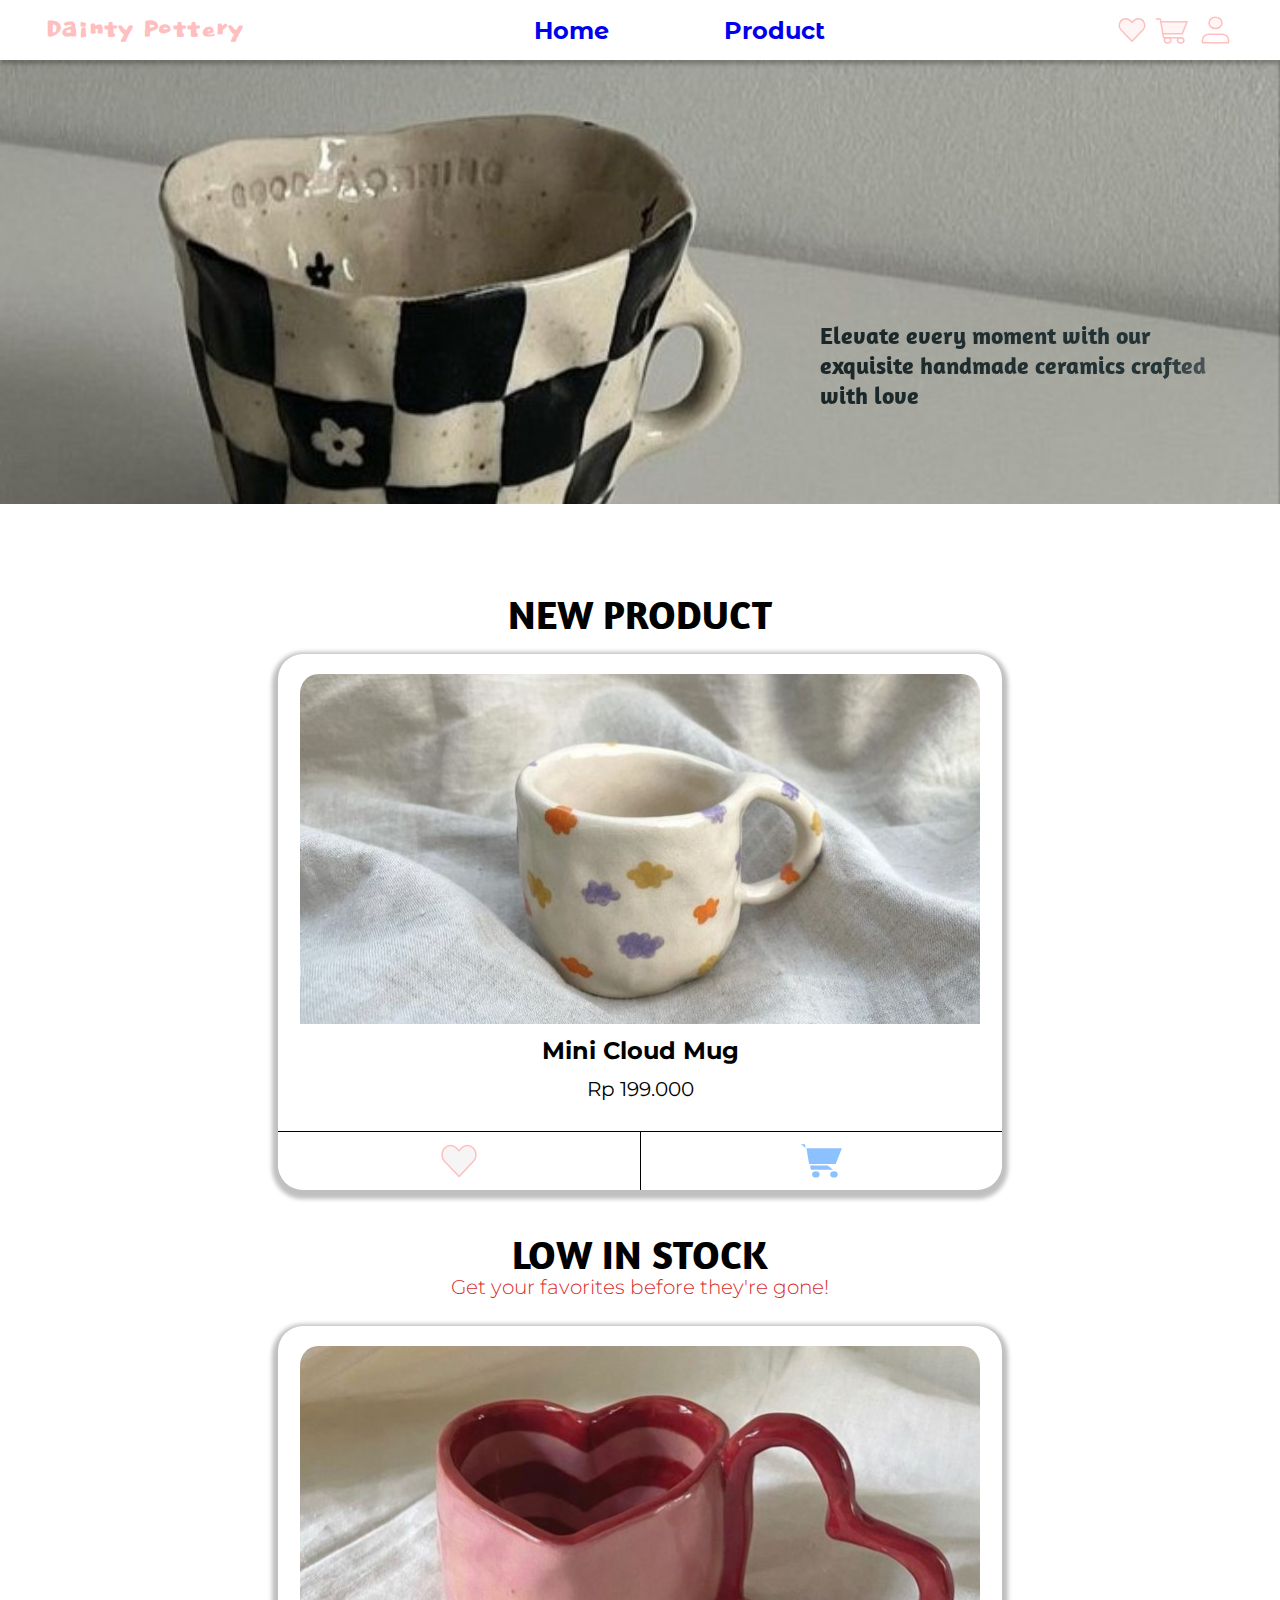
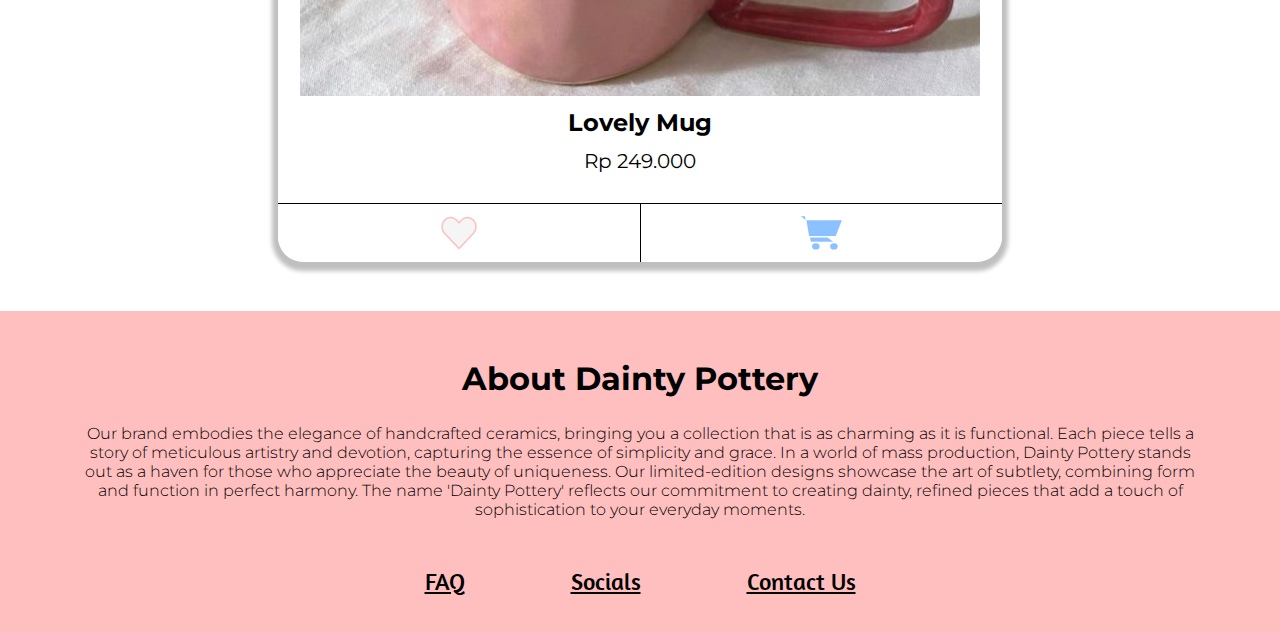
<file: index.html>
<!DOCTYPE html>
<html lang="en">
<head>
    <meta charset="UTF-8">
    <meta name="viewport" content="width=device-width, initial-scale=1.0">
    <title>home page</title>
    <link rel="stylesheet" href="./home.css">
    <link rel="preconnect" href="https://fonts.googleapis.com">
    <link rel="preconnect" href="https://fonts.gstatic.com" crossorigin>
    <link rel="preconnect" href="https://fonts.googleapis.com">
<link rel="preconnect" href="https://fonts.gstatic.com" crossorigin>
<link href="https://fonts.googleapis.com/css2?family=Amaranth:wght@400;700&family=Dokdo&family=Montserrat+Alternates:wght@500;700&family=Montserrat:wght@300;400;500;700&display=swap" rel="stylesheet">
</head>

<body>
    <header class="header">
        <div class="logo">
            <h4>Dainty Pottery</h4>
        </div>
        <nav class="navbar">
            <a href="./index.html">Home</a>
            <a href="./product.html">Product</a>
        </nav>
        <div class="icons">
            <span class="wishlist"><svg xmlns="http://www.w3.org/2000/svg" width="34" height="34" viewBox="0 0 34 34" fill="none">
                <path opacity="0.15" d="M6.13615 17.0671L17 28.3333L27.8638 17.0671C29.0716 15.8147 29.75 14.1161 29.75 12.3449C29.75 8.6566 26.8668 5.66666 23.3103 5.66666C21.6023 5.66666 19.9644 6.37026 18.7567 7.62266L17 9.44444L15.2433 7.62266C14.0356 6.37026 12.3976 5.66666 10.6897 5.66666C7.13316 5.66666 4.25 8.6566 4.25 12.3449C4.25 14.1161 4.92847 15.8147 6.13615 17.0671Z" fill="#FFBFBF"/>
                <path d="M6.13615 17.0671L17 28.3333L27.8638 17.0671C29.0716 15.8147 29.75 14.1161 29.75 12.3449C29.75 8.6566 26.8668 5.66666 23.3103 5.66666C21.6023 5.66666 19.9644 6.37026 18.7567 7.62266L17 9.44444L15.2433 7.62266C14.0356 6.37026 12.3976 5.66666 10.6897 5.66666C7.13316 5.66666 4.25 8.6566 4.25 12.3449C4.25 14.1161 4.92847 15.8147 6.13615 17.0671Z" stroke="#FFBFBF" stroke-width="1.5" stroke-linecap="round" stroke-linejoin="round"/>
              </svg>
            </span>
            <span class="cart"><svg xmlns="http://www.w3.org/2000/svg" width="39" height="32" viewBox="0 0 39 32" fill="none">
                <path opacity="0.15" d="M29.2501 18.6667L34.1251 6.66666H7.77686L9.86613 18.6667H29.2501Z" fill="#FFBFBF"/>
                <path d="M27.625 22.6667H10.5625L7.3125 4H3.25" stroke="#FFBFBF" stroke-width="1.5" stroke-linecap="round" stroke-linejoin="round"/>
                <path d="M7.77673 6.66666H34.125L29.25 18.6667H9.86601" stroke="#FFBFBF" stroke-width="1.5" stroke-linecap="round" stroke-linejoin="round"/>
                <path d="M14.625 28C16.42 28 17.875 26.8061 17.875 25.3333C17.875 23.8605 16.42 22.6667 14.625 22.6667C12.8301 22.6667 11.375 23.8605 11.375 25.3333C11.375 26.8061 12.8301 28 14.625 28Z" stroke="#FFBFBF" stroke-width="1.5" stroke-linecap="round" stroke-linejoin="round"/>
                <path d="M27.625 28C29.42 28 30.875 26.8061 30.875 25.3333C30.875 23.8605 29.42 22.6667 27.625 22.6667C25.83 22.6667 24.375 23.8605 24.375 25.3333C24.375 26.8061 25.83 28 27.625 28Z" stroke="#FFBFBF" stroke-width="1.5" stroke-linecap="round" stroke-linejoin="round"/>
              </svg>
            </span>
            <span class="account"><svg xmlns="http://www.w3.org/2000/svg" width="39" height="34" viewBox="0 0 39 34" fill="none">
                <path d="M19.5 15.5833C23.0898 15.5833 26 13.0463 26 9.91667C26 6.78705 23.0898 4.25 19.5 4.25C15.9101 4.25 13 6.78705 13 9.91667C13 13.0463 15.9101 15.5833 19.5 15.5833Z" stroke="#FFBFBF" stroke-width="1.5" stroke-linecap="round" stroke-linejoin="round"/>
                <path d="M26 21.25H13C9.41015 21.25 6.5 23.7871 6.5 26.9167V29.75H19.5H32.5V26.9167C32.5 23.7871 29.5898 21.25 26 21.25Z" stroke="#FFBFBF" stroke-width="1.5" stroke-linecap="round" stroke-linejoin="round"/>
                <path opacity="0.15" d="M19.5 15.5833C23.0898 15.5833 26 13.0463 26 9.91667C26 6.78705 23.0898 4.25 19.5 4.25C15.9101 4.25 13 6.78705 13 9.91667C13 13.0463 15.9101 15.5833 19.5 15.5833Z" fill="#FFBFBF"/>
              </svg>
            </span>
        </div>
    </header>

    <section class="hero-section">
        <p>
            Elevate every moment with
            our exquisite handmade ceramics
            crafted with love
        </p>
    </section>

    <section class="new-product">
        <div class="title">
            <h4>NEW PRODUCT</h4>
        </div>
        <div class="product">
            <img src="./images/mini_cloud_mug.jpg">
            <div class="product-name">
                <p>Mini Cloud Mug</p>
            </div>
            <div class="price">
                <p>Rp 199.000</p>
            </div>
            <div class="bottom">
                <div class="favorite">
                    <svg xmlns="http://www.w3.org/2000/svg" width="36" height="34" viewBox="0 0 36 34" fill="none">
                        <path opacity="0.15" d="M3.51487 17.1648L18 32.573L32.4851 17.1648C34.0954 15.4519 35 13.1288 35 10.7065C35 5.66219 31.1557 1.573 26.4137 1.573C24.1364 1.573 21.9525 2.53528 20.3422 4.24812L18 6.73967L15.6578 4.24812C14.0475 2.53528 11.8635 1.573 9.5863 1.573C4.84421 1.573 1 5.66219 1 10.7065C1 13.1288 1.90463 15.4519 3.51487 17.1648Z" fill="#F5F5F5"/>
                        <path d="M3.51487 17.1648L18 32.573L32.4851 17.1648C34.0954 15.4519 35 13.1288 35 10.7065C35 5.66219 31.1557 1.573 26.4137 1.573C24.1364 1.573 21.9525 2.53528 20.3422 4.24812L18 6.73967L15.6578 4.24812C14.0475 2.53528 11.8635 1.573 9.5863 1.573C4.84421 1.573 1 5.66219 1 10.7065C1 13.1288 1.90463 15.4519 3.51487 17.1648Z" fill="#F5F5F5" stroke="#FFBFBF" stroke-width="1.5" stroke-linecap="round" stroke-linejoin="round"/>
                      </svg>
                </div>
                <div class="buy">
                    <svg xmlns="http://www.w3.org/2000/svg" width="45" height="38" viewBox="0 0 45 38" fill="none">
                        <path opacity="0.15" d="M37.2105 22.8255L43.9999 5.43707H7.30457L10.2143 22.8255H37.2105Z" fill="#8CC1FF"/>
                        <path d="M34.9471 28.6217H11.1841L6.65785 1.573H1" fill="#8CC1FF"/>
                        <path d="M34.9471 28.6217H11.1841L6.65785 1.573H1" stroke="white" stroke-width="1.5" stroke-linecap="round" stroke-linejoin="round"/>
                        <path d="M7.30457 5.43707H43.9998L37.2104 22.8255H10.2143" fill="#8CC1FF"/>
                        <path d="M7.30457 5.43707H43.9998L37.2104 22.8255H10.2143" stroke="white" stroke-width="1.5" stroke-linecap="round" stroke-linejoin="round"/>
                        <path d="M16.8424 36.3499C19.3423 36.3499 21.3687 34.62 21.3687 32.4858C21.3687 30.3517 19.3423 28.6217 16.8424 28.6217C14.3426 28.6217 12.3162 30.3517 12.3162 32.4858C12.3162 34.62 14.3426 36.3499 16.8424 36.3499Z" fill="#8CC1FF" stroke="white" stroke-width="1.5" stroke-linecap="round" stroke-linejoin="round"/>
                        <path d="M34.9474 36.3499C37.4473 36.3499 39.4737 34.62 39.4737 32.4858C39.4737 30.3517 37.4473 28.6217 34.9474 28.6217C32.4476 28.6217 30.4211 30.3517 30.4211 32.4858C30.4211 34.62 32.4476 36.3499 34.9474 36.3499Z" fill="#8CC1FF" stroke="white" stroke-width="1.5" stroke-linecap="round" stroke-linejoin="round"/>
                      </svg>
                </div>
            </div>
        </div>
    </section>

    <section class="low-in-stock">
        <div class="title">
            <h4>LOW IN STOCK</h4>
        </div>
        <div class="remind">
            <p>Get your favorites before they're gone!</p>
        </div>
        <div class="product">
            <img src="./images/download (6).jpg">
            <div class="product-name">
                <p>Lovely Mug</p>
            </div>
            <div class="price">
                <p>Rp 249.000</p>
            </div>
            <div class="bottom">
                <div class="favorite">
                    <svg xmlns="http://www.w3.org/2000/svg" width="36" height="34" viewBox="0 0 36 34" fill="none">
                        <path opacity="0.15" d="M3.51487 17.1648L18 32.573L32.4851 17.1648C34.0954 15.4519 35 13.1288 35 10.7065C35 5.66219 31.1557 1.573 26.4137 1.573C24.1364 1.573 21.9525 2.53528 20.3422 4.24812L18 6.73967L15.6578 4.24812C14.0475 2.53528 11.8635 1.573 9.5863 1.573C4.84421 1.573 1 5.66219 1 10.7065C1 13.1288 1.90463 15.4519 3.51487 17.1648Z" fill="#F5F5F5"/>
                        <path d="M3.51487 17.1648L18 32.573L32.4851 17.1648C34.0954 15.4519 35 13.1288 35 10.7065C35 5.66219 31.1557 1.573 26.4137 1.573C24.1364 1.573 21.9525 2.53528 20.3422 4.24812L18 6.73967L15.6578 4.24812C14.0475 2.53528 11.8635 1.573 9.5863 1.573C4.84421 1.573 1 5.66219 1 10.7065C1 13.1288 1.90463 15.4519 3.51487 17.1648Z" fill="#F5F5F5" stroke="#FFBFBF" stroke-width="1.5" stroke-linecap="round" stroke-linejoin="round"/>
                      </svg>
                </div>
                <div class="buy">
                    <svg xmlns="http://www.w3.org/2000/svg" width="45" height="38" viewBox="0 0 45 38" fill="none">
                        <path opacity="0.15" d="M37.2105 22.8255L43.9999 5.43707H7.30457L10.2143 22.8255H37.2105Z" fill="#8CC1FF"/>
                        <path d="M34.9471 28.6217H11.1841L6.65785 1.573H1" fill="#8CC1FF"/>
                        <path d="M34.9471 28.6217H11.1841L6.65785 1.573H1" stroke="white" stroke-width="1.5" stroke-linecap="round" stroke-linejoin="round"/>
                        <path d="M7.30457 5.43707H43.9998L37.2104 22.8255H10.2143" fill="#8CC1FF"/>
                        <path d="M7.30457 5.43707H43.9998L37.2104 22.8255H10.2143" stroke="white" stroke-width="1.5" stroke-linecap="round" stroke-linejoin="round"/>
                        <path d="M16.8424 36.3499C19.3423 36.3499 21.3687 34.62 21.3687 32.4858C21.3687 30.3517 19.3423 28.6217 16.8424 28.6217C14.3426 28.6217 12.3162 30.3517 12.3162 32.4858C12.3162 34.62 14.3426 36.3499 16.8424 36.3499Z" fill="#8CC1FF" stroke="white" stroke-width="1.5" stroke-linecap="round" stroke-linejoin="round"/>
                        <path d="M34.9474 36.3499C37.4473 36.3499 39.4737 34.62 39.4737 32.4858C39.4737 30.3517 37.4473 28.6217 34.9474 28.6217C32.4476 28.6217 30.4211 30.3517 30.4211 32.4858C30.4211 34.62 32.4476 36.3499 34.9474 36.3499Z" fill="#8CC1FF" stroke="white" stroke-width="1.5" stroke-linecap="round" stroke-linejoin="round"/>
                      </svg>
                </div>
            </div>
        </div>
    </section>

    <section class="footer">
        <div class="about">
            <h4>About Dainty Pottery</h4>
            <p>Our brand embodies the elegance of handcrafted ceramics, bringing you a collection that is as charming as it is functional. Each piece tells a story of meticulous artistry and devotion, capturing the essence of simplicity and grace. In a world of mass production, Dainty Pottery stands out as a haven for those who appreciate the beauty of uniqueness. Our limited-edition designs showcase the art of subtlety, combining form and function in perfect harmony. The name 'Dainty Pottery' reflects our commitment to creating dainty, refined pieces that add a touch of sophistication to your everyday moments.</p>
        </div>
        <div class="info">
            <a href="/index.html">FAQ</a>
            <a href="/index.html">Socials</a>
            <a href="/index.html">Contact Us</a>
        </div>
    </section>
</body>
</file>
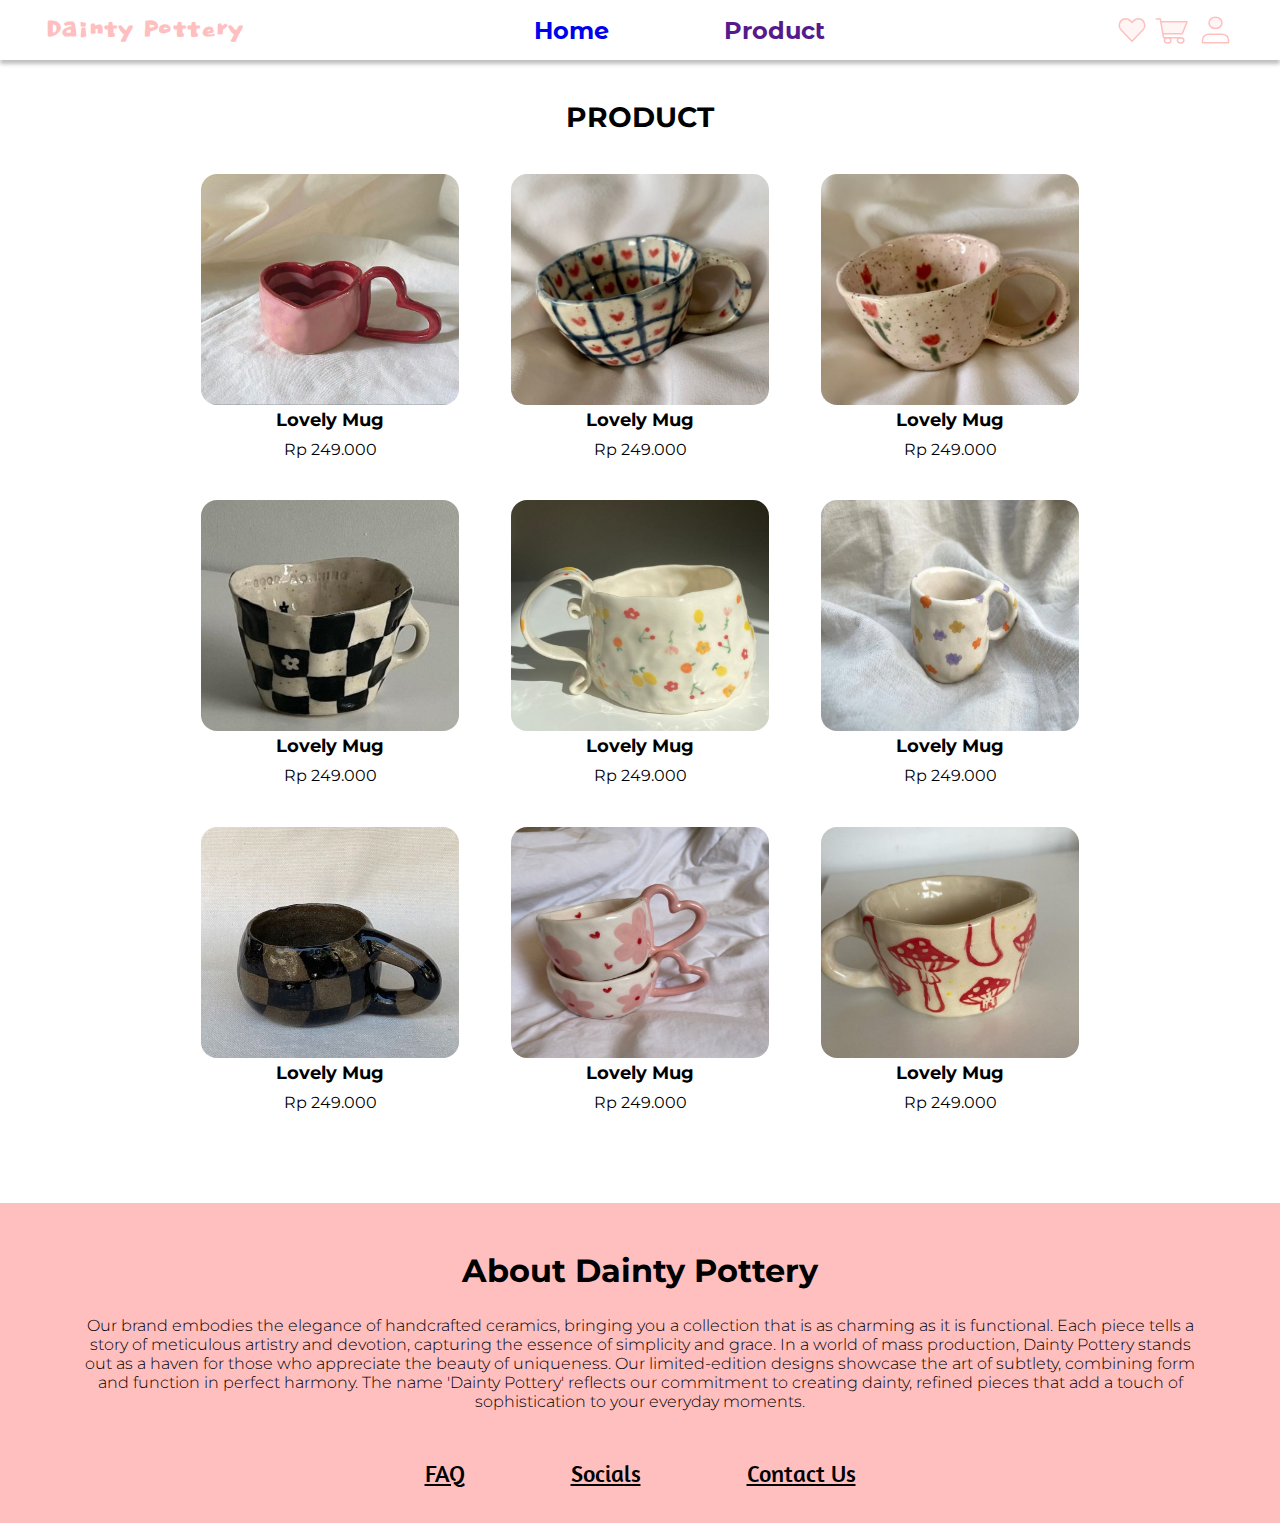
<file: product.html>
<!DOCTYPE html>
<html lang="en">
<head>
    <meta charset="UTF-8">
    <meta name="viewport" content="width=device-width, initial-scale=1.0">
    <title>Product</title>
    <link rel="stylesheet" href="./product.css">
    <link rel="preconnect" href="https://fonts.googleapis.com">
    <link rel="preconnect" href="https://fonts.gstatic.com" crossorigin>
    <link rel="preconnect" href="https://fonts.googleapis.com">
    <link rel="preconnect" href="https://fonts.gstatic.com" crossorigin>
    <link href="https://fonts.googleapis.com/css2?family=Amaranth:wght@400;700&family=Dokdo&family=Montserrat+Alternates:wght@500;700&family=Montserrat:wght@300;400;500;700&display=swap" rel="stylesheet">
</head>
<body>
    <header class="header">
        <div class="logo">
            <h4>Dainty Pottery</h4>
        </div>
        <nav class="navbar">
            <a href="./index.html">Home</a>
            <a href="">Product</a>
        </nav>
        <div class="icons">
            <span class="wishlist"><svg xmlns="http://www.w3.org/2000/svg" width="34" height="34" viewBox="0 0 34 34" fill="none">
                <path opacity="0.15" d="M6.13615 17.0671L17 28.3333L27.8638 17.0671C29.0716 15.8147 29.75 14.1161 29.75 12.3449C29.75 8.6566 26.8668 5.66666 23.3103 5.66666C21.6023 5.66666 19.9644 6.37026 18.7567 7.62266L17 9.44444L15.2433 7.62266C14.0356 6.37026 12.3976 5.66666 10.6897 5.66666C7.13316 5.66666 4.25 8.6566 4.25 12.3449C4.25 14.1161 4.92847 15.8147 6.13615 17.0671Z" fill="#FFBFBF"/>
                <path d="M6.13615 17.0671L17 28.3333L27.8638 17.0671C29.0716 15.8147 29.75 14.1161 29.75 12.3449C29.75 8.6566 26.8668 5.66666 23.3103 5.66666C21.6023 5.66666 19.9644 6.37026 18.7567 7.62266L17 9.44444L15.2433 7.62266C14.0356 6.37026 12.3976 5.66666 10.6897 5.66666C7.13316 5.66666 4.25 8.6566 4.25 12.3449C4.25 14.1161 4.92847 15.8147 6.13615 17.0671Z" stroke="#FFBFBF" stroke-width="1.5" stroke-linecap="round" stroke-linejoin="round"/>
              </svg>
            </span>
            <span class="cart"><svg xmlns="http://www.w3.org/2000/svg" width="39" height="32" viewBox="0 0 39 32" fill="none">
                <path opacity="0.15" d="M29.2501 18.6667L34.1251 6.66666H7.77686L9.86613 18.6667H29.2501Z" fill="#FFBFBF"/>
                <path d="M27.625 22.6667H10.5625L7.3125 4H3.25" stroke="#FFBFBF" stroke-width="1.5" stroke-linecap="round" stroke-linejoin="round"/>
                <path d="M7.77673 6.66666H34.125L29.25 18.6667H9.86601" stroke="#FFBFBF" stroke-width="1.5" stroke-linecap="round" stroke-linejoin="round"/>
                <path d="M14.625 28C16.42 28 17.875 26.8061 17.875 25.3333C17.875 23.8605 16.42 22.6667 14.625 22.6667C12.8301 22.6667 11.375 23.8605 11.375 25.3333C11.375 26.8061 12.8301 28 14.625 28Z" stroke="#FFBFBF" stroke-width="1.5" stroke-linecap="round" stroke-linejoin="round"/>
                <path d="M27.625 28C29.42 28 30.875 26.8061 30.875 25.3333C30.875 23.8605 29.42 22.6667 27.625 22.6667C25.83 22.6667 24.375 23.8605 24.375 25.3333C24.375 26.8061 25.83 28 27.625 28Z" stroke="#FFBFBF" stroke-width="1.5" stroke-linecap="round" stroke-linejoin="round"/>
              </svg>
            </span>
            <span class="account"><svg xmlns="http://www.w3.org/2000/svg" width="39" height="34" viewBox="0 0 39 34" fill="none">
                <path d="M19.5 15.5833C23.0898 15.5833 26 13.0463 26 9.91667C26 6.78705 23.0898 4.25 19.5 4.25C15.9101 4.25 13 6.78705 13 9.91667C13 13.0463 15.9101 15.5833 19.5 15.5833Z" stroke="#FFBFBF" stroke-width="1.5" stroke-linecap="round" stroke-linejoin="round"/>
                <path d="M26 21.25H13C9.41015 21.25 6.5 23.7871 6.5 26.9167V29.75H19.5H32.5V26.9167C32.5 23.7871 29.5898 21.25 26 21.25Z" stroke="#FFBFBF" stroke-width="1.5" stroke-linecap="round" stroke-linejoin="round"/>
                <path opacity="0.15" d="M19.5 15.5833C23.0898 15.5833 26 13.0463 26 9.91667C26 6.78705 23.0898 4.25 19.5 4.25C15.9101 4.25 13 6.78705 13 9.91667C13 13.0463 15.9101 15.5833 19.5 15.5833Z" fill="#FFBFBF"/>
              </svg>
            </span>
        </div>
    </header>

    <section class="container">
        <div class="title">
            <p>PRODUCT</p>
        </div>
        <div class="catalog">
            <div class="product">
                <img src="./images/download (2).jpg">
                <div class="text">   
                    <div class="product-name">
                        <p>Lovely Mug</p>
                    </div>
                    <div class="price">
                        <p>Rp 249.000</p>
                    </div>
                </div>
            </div>
            <div class="product">
                <img src="./images/download.jpeg">
                <div class="text">   
                    <div class="product-name">
                        <p>Lovely Mug</p>
                    </div>
                    <div class="price">
                        <p>Rp 249.000</p>
                    </div>
                </div>
            </div>
            <div class="product">
                <img src="./images/tulips mug.jpg">
                <div class="text">   
                    <div class="product-name">
                        <p>Lovely Mug</p>
                    </div>
                    <div class="price">
                        <p>Rp 249.000</p>
                    </div>
                </div>
            </div>
            <div class="product">
                <img src="./images/download (5).jpg">
                <div class="text">   
                    <div class="product-name">
                        <p>Lovely Mug</p>
                    </div>
                    <div class="price">
                        <p>Rp 249.000</p>
                    </div>
                </div>
            </div>
            <div class="product">
                <img src="./images/download (3).jpeg">
                <div class="text">   
                    <div class="product-name">
                        <p>Lovely Mug</p>
                    </div>
                    <div class="price">
                        <p>Rp 249.000</p>
                    </div>
                </div>
            </div>
            <div class="product">
                <img src="./images/𝐀𝐄𝐒𝐓𝐇𝐄𝐓𝐈𝐂 ❦.jpg">
                <div class="text">   
                    <div class="product-name">
                        <p>Lovely Mug</p>
                    </div>
                    <div class="price">
                        <p>Rp 249.000</p>
                    </div>
                </div>
            </div>
            <div class="product">
                <img src="./images/Boilerroom checker mug.jpg">
                <div class="text">   
                    <div class="product-name">
                        <p>Lovely Mug</p>
                    </div>
                    <div class="price">
                        <p>Rp 249.000</p>
                    </div>
                </div>
            </div>
            <div class="product">
                <img src="./images/handmade ceramic mug sweet ceramic mugs visit my profile for more and don't forget to follow me 💐❤️.jpeg">
                <div class="text">   
                    <div class="product-name">
                        <p>Lovely Mug</p>
                    </div>
                    <div class="price">
                        <p>Rp 249.000</p>
                    </div>
                </div>
            </div>
            <div class="product">
                <img src="./images/cup æ.jpg">
                <div class="text">   
                    <div class="product-name">
                        <p>Lovely Mug</p>
                    </div>
                    <div class="price">
                        <p>Rp 249.000</p>
                    </div>
                </div>
            </div>
            
        </div>
    </section>

    <section class="footer">
        <div class="about">
            <h4>About Dainty Pottery</h4>
            <p>Our brand embodies the elegance of handcrafted ceramics, bringing you a collection that is as charming as it is functional. Each piece tells a story of meticulous artistry and devotion, capturing the essence of simplicity and grace. In a world of mass production, Dainty Pottery stands out as a haven for those who appreciate the beauty of uniqueness. Our limited-edition designs showcase the art of subtlety, combining form and function in perfect harmony. The name 'Dainty Pottery' reflects our commitment to creating dainty, refined pieces that add a touch of sophistication to your everyday moments.</p>
        </div>
        <div class="info">
            <a href="/index.html">FAQ</a>
            <a href="/index.html">Socials</a>
            <a href="/index.html">Contact Us</a>
        </div>
    </section>
</body>
</html>
</file>
<file: home.css>
* {
    margin: 0;
    padding: 0;
    max-width: 100%;
}

.header{
    width: 1440px;
    height: 60px;
    flex-shrink: 0;
    display: flex;
    flex-direction: row;
    justify-content: space-between;
    background: #FFF;
    box-shadow: 0px 4px 4px 0px rgba(0, 0, 0, 0.25);
    position: sticky;
}
.logo{
    color: #FFBFBF;
    font-family: Dokdo;
    padding-top: 10px;
    padding-bottom: 10px;
    font-size: 32px;
    font-style: normal;
    font-weight: 400;
}

.logo h4{
    padding-left: 45px;
}

nav{
    color: #000000;
    width: 291px;
    height: 29px;
    padding-top: 16px;
    padding-bottom: 15px;
    flex-shrink: 0;
    font-family: "Montserrat Alternates";
    font-size: 24px;
    font-style: normal;
    font-weight: 700;
    line-height: normal;
    display: flex;
    justify-content: space-between;
}

nav a{
    text-decoration: none;
}
.icons{
    padding-top: 13px;
    padding-bottom: 13px;
    padding-right: 45px;
}

.hero-section{
    width: 1440px;
    height: 444px;
    flex-shrink: 0;
    background-image: url(./images/download\ \(1\).jpg);
    background-size: 100%;
}

.hero-section p{
    width: 403px;
    height: 102px;
    color: #FFF;
    /* text-shadow: 0px 4px 4px rgba(0, 0, 0, 0.25); */
    font-family: Amaranth;
    font-size: 24px;
    font-style: normal;
    font-weight: 700;
    line-height: normal;
    padding-top: 260px;
    padding-bottom: 82px;
    padding-left: 820px;
    padding-right: 20px;
    background-clip: text;
    color: transparent;
    background-image:linear-gradient(90deg, rgba(0,0,0,1) 0%, rgba(37,54,56,1) 36%, rgb(228, 192, 210) 42%, rgba(251,250,248,1) 49%, rgb(241, 194, 220) 58%, rgba(68,53,68,1) 61%, rgba(0,0,0,1) 100%);
    background-size: 260% ;
    background-repeat: no-repeat;
    animation-name: shining;
    animation-duration: 5s;
    animation-direction: alternate;
    animation-timing-function: linear;
    animation-iteration-count: infinite;
}

@keyframes shining{
    0%{ background-position: 100% 0%;}
    100%{background-position: 0% 0%;}
}



.new-product{
    display: flex;
    flex-direction: column;
    justify-content: space-between;
    align-items: center;
    padding-top: 85px;
}
.title{
    width: 265px;
    height: 38px;
    align-items: center;
}

.title h4{
    color: #000;
    text-align: center;
    font-family: Amaranth;
    font-size: 40px;
    font-style: normal;
    font-weight: 700;
    line-height: normal;
    text-align: center;
}

.remind p{
    color: #DA2929;
    text-align: center;
    font-family: Montserrat;
    font-size: 20px;
    font-style: normal;
    font-weight: 300;
    line-height: normal;
    padding-top: 8px;
}
.product{
    width: 724px;
    height: 535px;
    flex-shrink: 0;
    border-radius: 25px;
    background: #FFF;
    box-shadow: 0px 4px 4px 6px rgba(0, 0, 0, 0.25);
    display: flex;
    flex-direction: column;
    align-items: center;
    margin-top: 27px;
}

.product img{
    width: 680px;
    height: 350px;
    flex-shrink: 0;
    border-radius: 40px 40px 0px 0px;
    padding-top: 20px;
    padding-left: 22px;
    padding-right: 22px;
    padding-bottom: 6px;
}
.product-name{
    padding-top: 6px;
    padding-bottom: 6px;
}
.product-name p{
    color: #000;
    text-align: center;
    font-family: Montserrat;
    font-size: 24px;
    font-style: normal;
    font-weight: 700;
    line-height: normal;
}
.price{
    padding-top: 6px;
    padding-bottom: 15px;
}
.price p{
    color: #000;
    text-align: center;
    font-family: Montserrat;
    font-size: 20px;
    font-style: normal;
    font-weight: 400;
    line-height: normal;
}
.favorite{
    width: 362px;
    height: 58px;
    flex-shrink: 0;
    border-radius: 0px 0px 0px 25px;
    border-top: 1px solid #000;
    background: #FFF;
    display: flex;
    justify-content: center;
    align-items: center;
}

.buy{
    width: 361px;
    height: 58px;
    flex-shrink: 0;
    border-radius: 0px 0px 25px 0px;
    border-top: 1px solid #000;
    border-left: 1px solid #000;
    background: #FFF;
    display: flex;
    justify-content: center;
    align-items: center;
}

.bottom{
    padding-top: 15px;
    display: flex;
    flex-direction: row;
}
.low-in-stock{
    display: flex;
    flex-direction: column;
    justify-content: space-between;
    align-items: center;
    padding-top: 40px;
}

.footer{
    width: 1440px;
    height: 320px;
    flex-shrink: 0;
    background-color: #FFBFBF;
    margin-top: 50px;
}
.about{
    width: 1115px;
    height: 165px;
    flex-shrink: 0;
    display: flex;
    flex-direction: column;
    justify-content: center;
    align-items: center;
    padding-top: 45px;
    padding-bottom: 45px;
    margin: auto;
}
.about h4{
    color: #000;
    text-align: center;
    font-family: Montserrat;
    font-size: 32px;
    font-style: normal;
    font-weight: 700;
    line-height: normal;
    padding-bottom: 26px;
}

.about p{
    color: #000;
    text-align: center;
    font-family: Montserrat;
    font-size: 16px;
    font-style: normal;
    font-weight: 300;
    line-height: normal;
}

.info{
    width: 431px;
    height: 29px;
    flex-shrink: 0;
    display: flex;
    flex-direction: row;
    justify-content: space-between;
    align-items: center;
    margin: auto;
}

.info a{
    color: #000;
    text-align: center;
    font-family: Amaranth;
    font-size: 24px;
    font-style: normal;
    font-weight: 400;
    line-height: normal;
}
</file>
<file: product.css>
* {
    margin: 0;
    padding: 0;
    max-width: 100%;
}

.header{
    width: 1440px;
    height: 60px;
    flex-shrink: 0;
    display: flex;
    flex-direction: row;
    justify-content: space-between;
    background: #FFF;
    box-shadow: 0px 4px 4px 0px rgba(0, 0, 0, 0.25);
    position: sticky;
}
.logo{
    color: #FFBFBF;
    font-family: Dokdo;
    padding-top: 10px;
    padding-bottom: 10px;
    font-size: 32px;
    font-style: normal;
    font-weight: 400;
}

.logo h4{
    padding-left: 45px;
}

nav{
    color: #000000;
    width: 291px;
    height: 29px;
    padding-top: 16px;
    padding-bottom: 15px;
    flex-shrink: 0;
    font-family: "Montserrat Alternates";
    font-size: 24px;
    font-style: normal;
    font-weight: 700;
    line-height: normal;
    display: flex;
    justify-content: space-between;
}

nav a{
    text-decoration: none;
}
.icons{
    padding-top: 13px;
    padding-bottom: 13px;
    padding-right: 45px;
}

.container{
    padding-top: 40px;
}

.title{
    color: #000;
    font-family: Montserrat;
    font-size: 28px;
    font-style: normal;
    font-weight: 700;
    line-height: normal;
    text-align: center;
}

.catalog{
    display: flex;
    flex-wrap: wrap;   
    justify-content: space-around;
    width: 930px;
    height: 979px;
    margin: 40px auto;
    flex-shrink: 0;
}

.product{
    width: 258.068px;
    height: 283.507px;
}

.product img{
    width: 258px;
    height: 231px;
    flex-shrink: 0;
    border-radius: 16px;
}

.text{
    margin: auto;
}

.product-name{
    color: #000;
    text-align: center;
    font-family: Montserrat;
    font-size: 18px;
    font-style: normal;
    font-weight: 700;
    line-height: normal;
    text-align: center;
}

.price{
    color: #000;
    text-align: center;
    font-family: Montserrat;
    font-size: 16px;
    font-style: normal;
    font-weight: 400;
    line-height: normal;
    padding-top: 9px;
    text-align: center;
}

.footer{
    width: 1440px;
    height: 320px;
    flex-shrink: 0;
    background-color: #FFBFBF;
    margin-top: 50px;
}
.about{
    width: 1115px;
    height: 165px;
    flex-shrink: 0;
    display: flex;
    flex-direction: column;
    justify-content: center;
    align-items: center;
    padding-top: 45px;
    padding-bottom: 45px;
    margin: auto;
}
.about h4{
    color: #000;
    text-align: center;
    font-family: Montserrat;
    font-size: 32px;
    font-style: normal;
    font-weight: 700;
    line-height: normal;
    padding-bottom: 26px;
}

.about p{
    color: #000;
    text-align: center;
    font-family: Montserrat;
    font-size: 16px;
    font-style: normal;
    font-weight: 300;
    line-height: normal;
}

.info{
    width: 431px;
    height: 29px;
    flex-shrink: 0;
    display: flex;
    flex-direction: row;
    justify-content: space-between;
    align-items: center;
    margin: auto;
}

.info a{
    color: #000;
    text-align: center;
    font-family: Amaranth;
    font-size: 24px;
    font-style: normal;
    font-weight: 400;
    line-height: normal;
}
</file>
